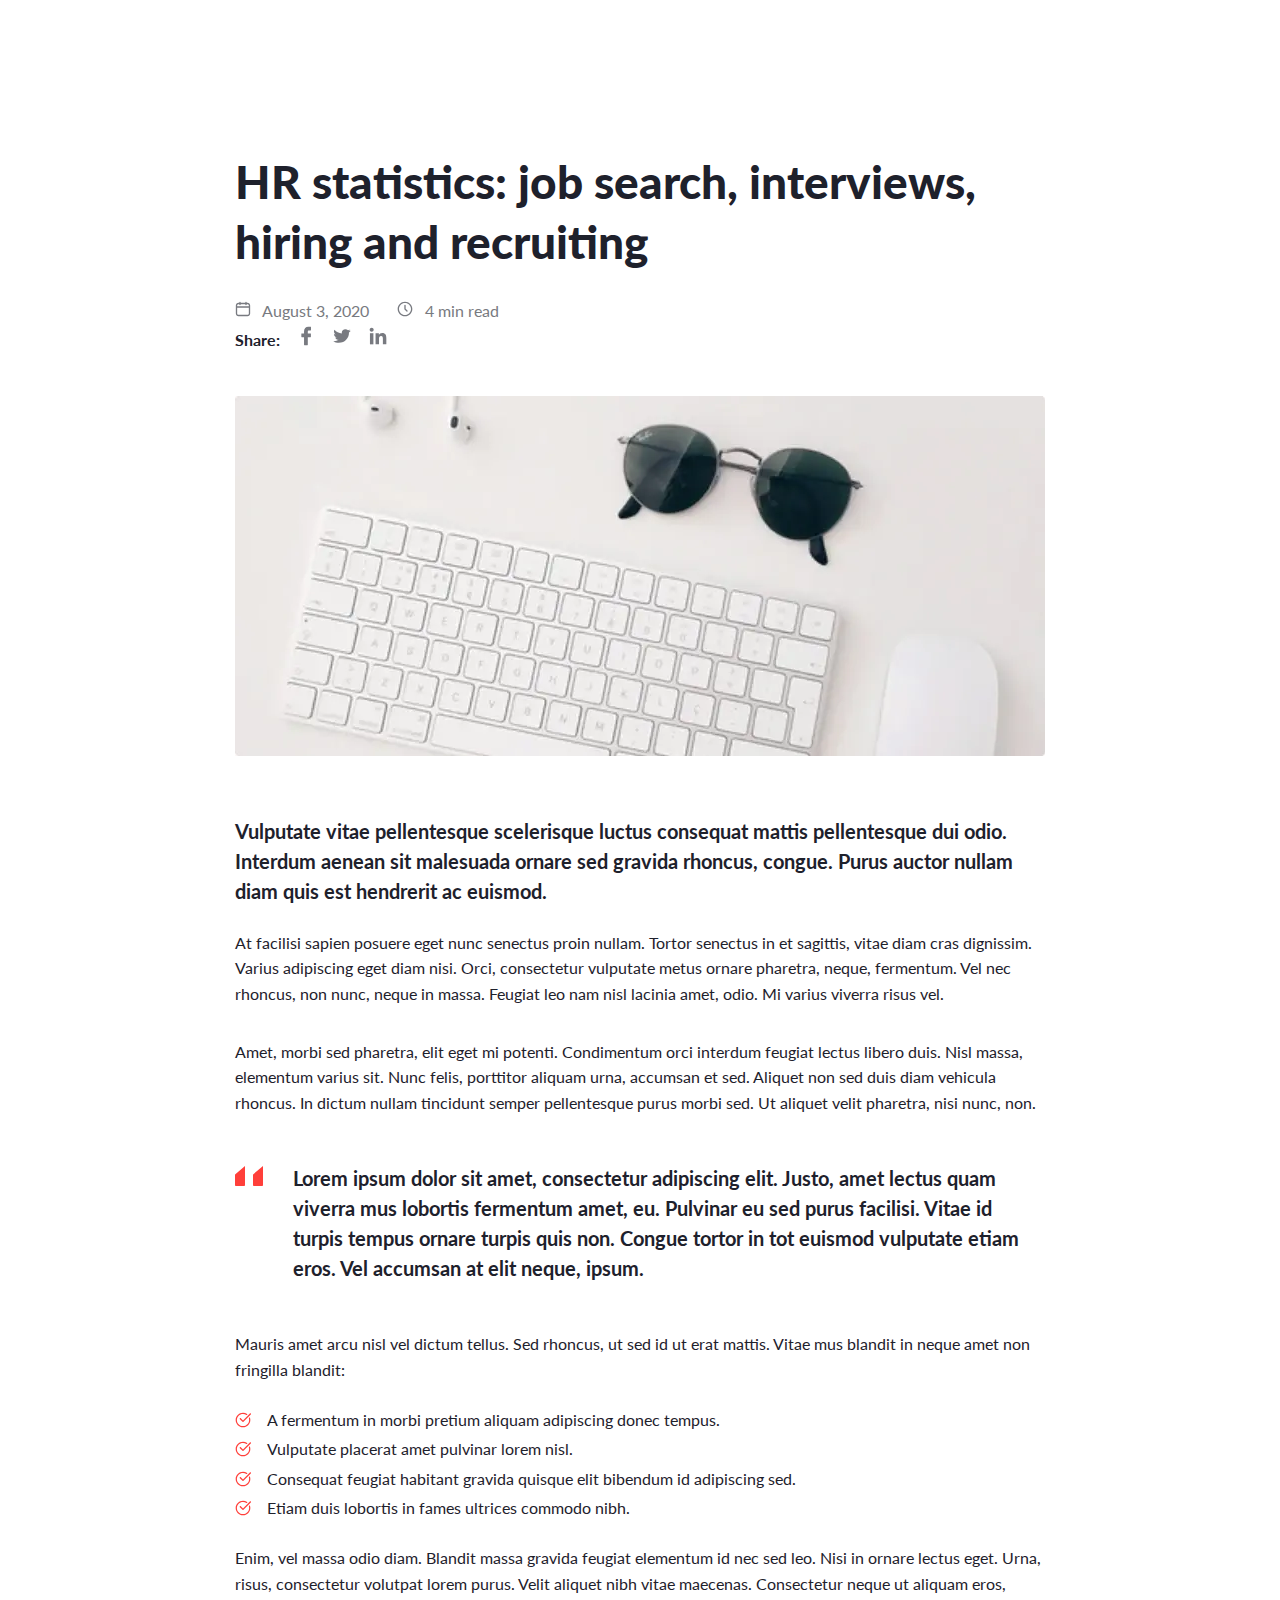
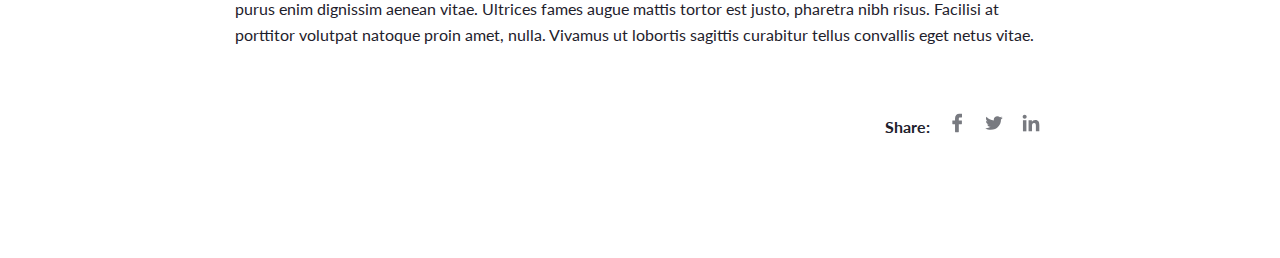
<file: index.html>
<!DOCTYPE html>
<html lang="en">

<head>
	<meta http-equiv="X-UA-Compatible" content="IE=edge">
	<meta name="viewport" content="width=device-width, initial-scale=1.0">
	<meta charset="UTF-8">
	<link rel="stylesheet" href="css/style.css">
	<title>Lesson 9.1</title>
</head>

<body>
	<div class="wrapper">
		<header>
		</header>
		<main>
			<div class="article">
				<div class="article-header">
					<div class="title">
						<h1>HR statistics: job search, interviews, hiring and recruiting</h1>
					</div>
					<div class="title-bar">
						<div class="date">
							August 3, 2020
						</div>
						<div class="duration">
							4 min read
						</div>
						<div class="share">
							<span>Share:</span>
							<ul class="socials">
								<li><a class="facebook" href="http://facebook.com" target="_blank"></a></li>
								<li><a class="twitter" href="http://twitter.com" target="_blank"></a></li>
								<li><a class="linkedin" href="http://linkedin.com" target="_blank"></a></li>
							</ul>
						</div>
					</div>
				</div>
				<div class="article-image">
					<picture>
						<source srcset="img/image.webp" type="image/webp">
						<img src="img/image.jpg" alt="keybord, glasses">
					</picture>
				</div>
				<div class="article-text">
					<p>Vulputate vitae pellentesque scelerisque luctus consequat mattis pellentesque dui odio. Interdum aenean sit malesuada ornare sed gravida rhoncus, congue. Purus auctor nullam diam quis est hendrerit ac euismod. </p>
					<p>At facilisi sapien posuere eget nunc senectus proin nullam. Tortor senectus in et sagittis, vitae diam cras dignissim. Varius adipiscing eget diam nisi. Orci, consectetur vulputate metus ornare pharetra, neque, fermentum. Vel nec rhoncus, non nunc, neque in massa. Feugiat leo nam nisl lacinia amet, odio. Mi varius viverra risus vel.</p>
					<p>Amet, morbi sed pharetra, elit eget mi potenti. Condimentum orci interdum feugiat lectus libero duis. Nisl massa, elementum varius sit. Nunc felis, porttitor aliquam urna, accumsan et sed. Aliquet non sed duis diam vehicula rhoncus. In dictum nullam tincidunt semper pellentesque purus morbi sed. Ut aliquet velit pharetra, nisi nunc, non.</p>
					<p class="qoute">Lorem ipsum dolor sit amet, consectetur adipiscing elit. Justo, amet lectus quam viverra mus lobortis fermentum amet, eu. Pulvinar eu sed purus facilisi. Vitae id turpis tempus ornare turpis quis non. Congue tortor in tot euismod vulputate etiam eros. Vel accumsan at elit neque, ipsum.</p>
					<div class="list">
						<p>Mauris amet arcu nisl vel dictum tellus. Sed rhoncus, ut sed id ut erat mattis. Vitae mus blandit in neque amet non fringilla blandit:</p>
						<ul>
							<li>A fermentum in morbi pretium aliquam adipiscing donec tempus.</li>
							<li>Vulputate placerat amet pulvinar lorem nisl.</li>
							<li>Consequat feugiat habitant gravida quisque elit bibendum id adipiscing sed.</li>
							<li>Etiam duis lobortis in fames ultrices commodo nibh.</li>
						</ul>
					</div>
					<p>Enim, vel massa odio diam. Blandit massa gravida feugiat elementum id nec sed leo. Nisi in ornare lectus eget. Urna, risus, consectetur volutpat lorem purus. Velit aliquet nibh vitae maecenas. Consectetur neque ut aliquam eros, purus enim dignissim aenean vitae. Ultrices fames augue mattis tortor est justo, pharetra nibh risus. Facilisi at porttitor volutpat natoque proin amet, nulla. Vivamus ut lobortis sagittis curabitur tellus convallis eget netus vitae.</p>
				</div>
				<div class="share share-bot">
					<span>Share:</span>
					<ul class="socials">
						<li><a class="facebook" href="http://facebook.com" target="_blank"></a></li>
						<li><a class="twitter" href="http://twitter.com" target="_blank"></a></li>
						<li><a class="linkedin" href="http://linkedin.com" target="_blank"></a></li>
					</ul>
				</div>
			</div>
		</main>
		<footer>
		</footer>
	</div>

</body>

</html>
</file>
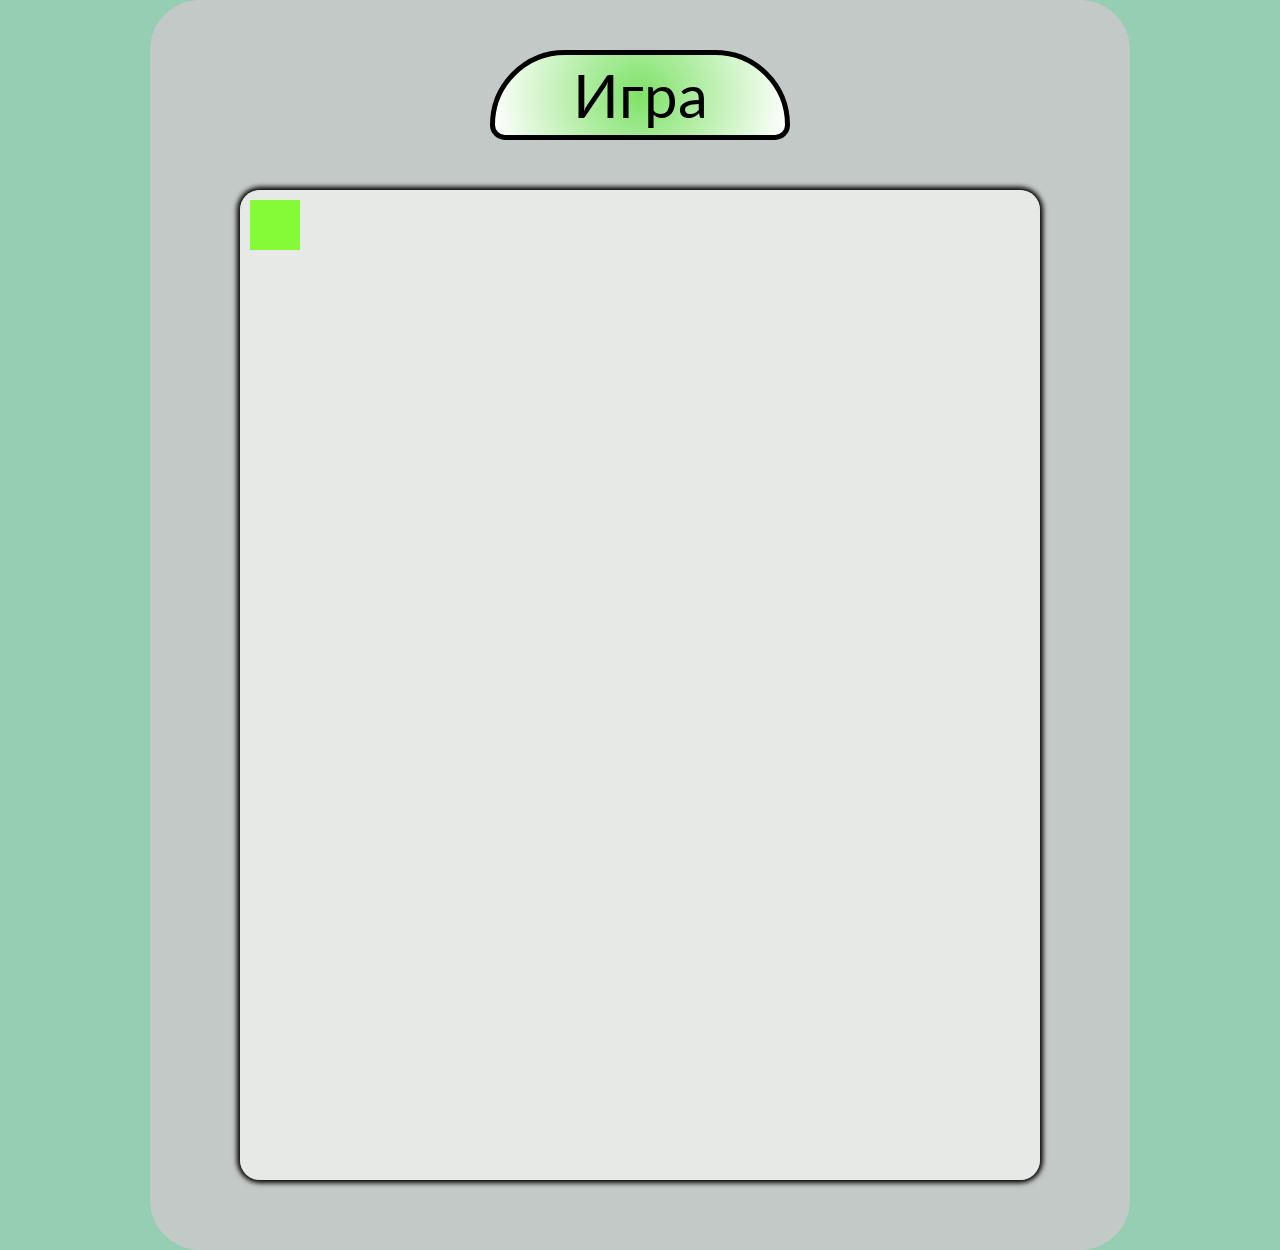
<file: game.html>
<!DOCTYPE html>
<html lang="ru">

<head>
	<meta charset="UTF-8">
	<meta name="viewport" content="width=device-width, initial-scale=1.0">
	<link rel="stylesheet" href="css/style2.css">
	<title>Lesson 9_Game</title>
</head>

<body>

	<div class="wrapper">
		<header>

			<nav>
			</nav>
		</header>
		<main>
			<div class="content">
				<div class="title">
					<h1>Игра</h1>
				</div>
				<div class="game">
					<div class="block1"></div>
					<div class="block2"></div>
					<div class="block3"></div>
					<div class="block4"></div>
					<div class="block5"></div>
					<div class="block6"></div>
					<div class="block7"></div>
					<div class="block8"></div>
					<div class="block9"></div>
					<div class="block10">Молодец!</div>
				</div>
			</div>
		</main>
		<footer>
		</footer>
	</div>

</body>

</html>
</file>
<file: css/style.css>
/* &display=swap */

@import url("nullstyle.css");
@import url("https://fonts.googleapis.com/css?family=Lato:regular,700,900&display=swap");

.wrapper {
	min-height: 100%;
	overflow: hidden;
}
.article {
	margin: 0 auto;
	max-width: 810px;
	padding: 152px 0 120px 0;
}
body {
	background: #fff;
	font-family: "Lato", sans-serif;
	font-size: 20px;
	color: #1e212c;
}

.title {
	font-weight: 900;
	font-size: 46px;
	line-height: 1.3;
	margin-bottom: 26px;
}
.title-bar > * {
	color: #787a80;
	display: inline-block;
}
.title-bar {
	font-size: 16px;
	line-height: 1.6;
	margin-bottom: 40px;
}

.date {
	margin-right: 24px;
}
.date::before {
	content: "";
	display: inline-block;
	background: url("../img/icon/Calendar.svg") 0 0 no-repeat;
	width: 16px;
	height: 16px;
	margin-right: 8px;
}
.duration {
	margin-right: 390px;
}
.duration::before {
	content: "";
	display: inline-block;
	background: url("../img/icon/Clock.svg") 0 0 no-repeat;
	width: 16px;
	height: 16px;
	margin-right: 8px;
}

.socials {
	display: inline-block;
}
.share {
	display: inline-block;
	padding: 3px 0;
}
.share span {
	font-size: 16px;
	margin-right: 12px;
	color: #1e212c;
	font-weight: 700;
}
.socials li {
	display: inline-block;
	line-height: 0.7;
}
.socials li:not(:last-child) {
	margin-right: 12px;
}

.facebook {
	display: inline-block;
	width: 20px;
	height: 20px;
	background: url("../img/icon/Facebook.svg") 0 0 no-repeat;
}
.twitter {
	display: inline-block;
	width: 20px;
	height: 20px;
	background: url("../img/icon/Twitter.svg") 0 0 no-repeat;
}
.linkedin {
	display: inline-block;
	width: 20px;
	height: 20px;
	background: url("../img/icon/Linked-In.svg") 0 0 no-repeat;
}

.article-image {
	margin-bottom: 60px;
}
.article-text {
	font-size: 16px;
	line-height: 1.6;
	margin-bottom: 63px;
}
.article-text > p:first-of-type {
	font-size: 20px;
	font-weight: 700;
	line-height: 1.5;
	margin-bottom: 24px;
}
.article-text p:nth-child(2) {
	margin-bottom: 32px;
}
.article-text p:nth-child(3) {
	margin-bottom: 48px;
}
.qoute {
	font-size: 20px;
	font-weight: 700;
	line-height: 1.5;
	margin-bottom: 48px;
	padding-left: 58px;
}
.qoute::before {
	content: "";
	display: inline-block;
	background: url("../img/icon/Braces.svg") 0 0 no-repeat;
	width: 28px;
	height: 20px;
	margin: 0 30px 0 -58px;
}
.list,
.list p {
	margin-bottom: 24px;
}
.list li {
	background: url("../img/icon/Check.svg") 0 5px no-repeat;
	padding-left: 32px;
}
.list li:not(:last-child) {
	margin-bottom: 4px;
}
.share-bot {
	margin-left: 650px;
}
</file>
<file: css/style2.css>
@import url("nullstyle.css");
@import url("https://fonts.googleapis.com/css2?family=Lato:wght@700&display=swap");

.wrapper {
	min-height: 100%;
	overflow: hidden;
}
.content {
	background: rgba(201, 201, 201, 0.884);
	max-width: 980px;
	margin: 0px auto;
	border-radius: 50px;
	padding: 50px 0;
}

body {
	background: rgb(149, 206, 178);
	font-family: "Lato", sans-serif;
}

.title {
	text-align: center;
	margin: 0px auto 50px auto;
	padding: 10px;
	font-size: 60px;
	color: rgb(0, 0, 0);
	border: 5px solid #000;
	max-width: 300px;
	background: radial-gradient(circle, rgba(51, 253, 0, 0.474) 0%, rgb(255, 255, 255) 100%);
	border-radius: 100px 100px 20px 20px;
}

.game {
	background-color: rgba(241, 243, 239, 0.76);
	max-width: 800px;
	box-shadow: 0px 0px 5px 3px #000;
	margin: 20px auto;
	padding: 10px;
	border-radius: 20px;
}

.game div {
	background-color: rgba(102, 255, 0, 0.76);
}

.block1 {
	width: 50px;
	height: 50px;
}

.block2 {
	width: 20px;
	height: 200px;
	visibility: hidden;
}

.block1:hover + .block2,
.block2:hover {
	visibility: visible;
}

.block3 {
	height: 30px;
	width: 300px;
	visibility: hidden;
}

.block2:hover + .block3,
.block3:hover {
	visibility: visible;
}

.block4 {
	width: 400px;
	height: 20px;
	margin: 0 0 0 250px;
	visibility: hidden;
}

.block3:hover + .block4,
.block4:hover {
	visibility: visible;
}

.block5 {
	height: 200px;
	width: 30px;
	margin: 0 0 0 620px;
	visibility: hidden;
}

.block4:hover + .block5,
.block5:hover {
	visibility: visible;
}

.block6 {
	width: 550px;
	height: 20px;
	margin: 0 0 0 100px;
	visibility: hidden;
}

.block5:hover + .block6,
.block6:hover {
	visibility: visible;
}

.block7 {
	height: 150px;
	width: 30px;
	margin: 0 0 0 100px;
	visibility: hidden;
}

.block6:hover + .block7,
.block7:hover {
	visibility: visible;
}

.block8 {
	width: 220px;
	height: 20px;
	margin: 0 0 0 100px;
	visibility: hidden;
}

.block7:hover + .block8,
.block8:hover {
	visibility: visible;
}

.block9 {
	width: 20px;
	height: 100px;
	margin: 0 0 0 300px;
	visibility: hidden;
}

.block8:hover + .block9,
.block9:hover {
	visibility: visible;
}

.block10 {
	color: #fff;
	width: 200px;
	height: 180px;
	background: url("../img/zd.gif") 0 0 no-repeat;
	margin: 0 0 0 300px;
	visibility: hidden;
}
.block9:hover + .block10,
.block10:hover {
	visibility: visible;
}
</file>
